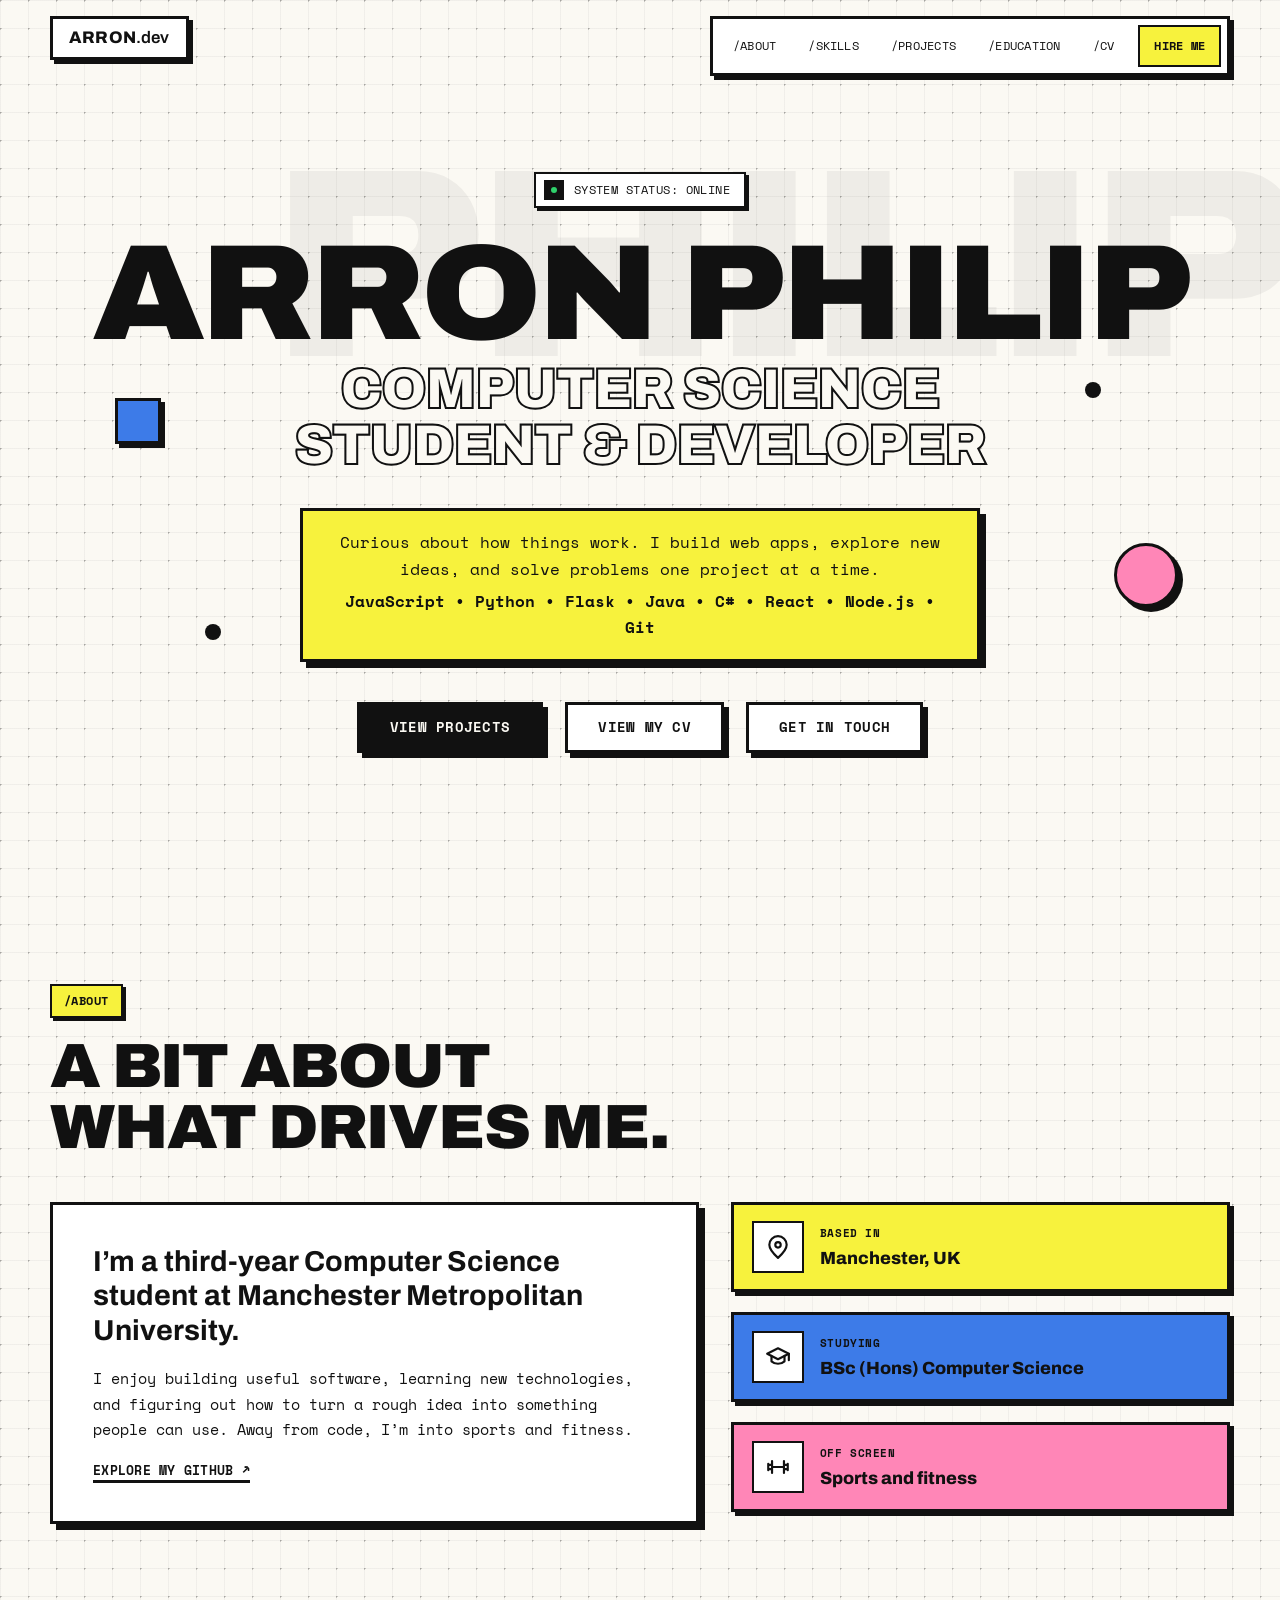
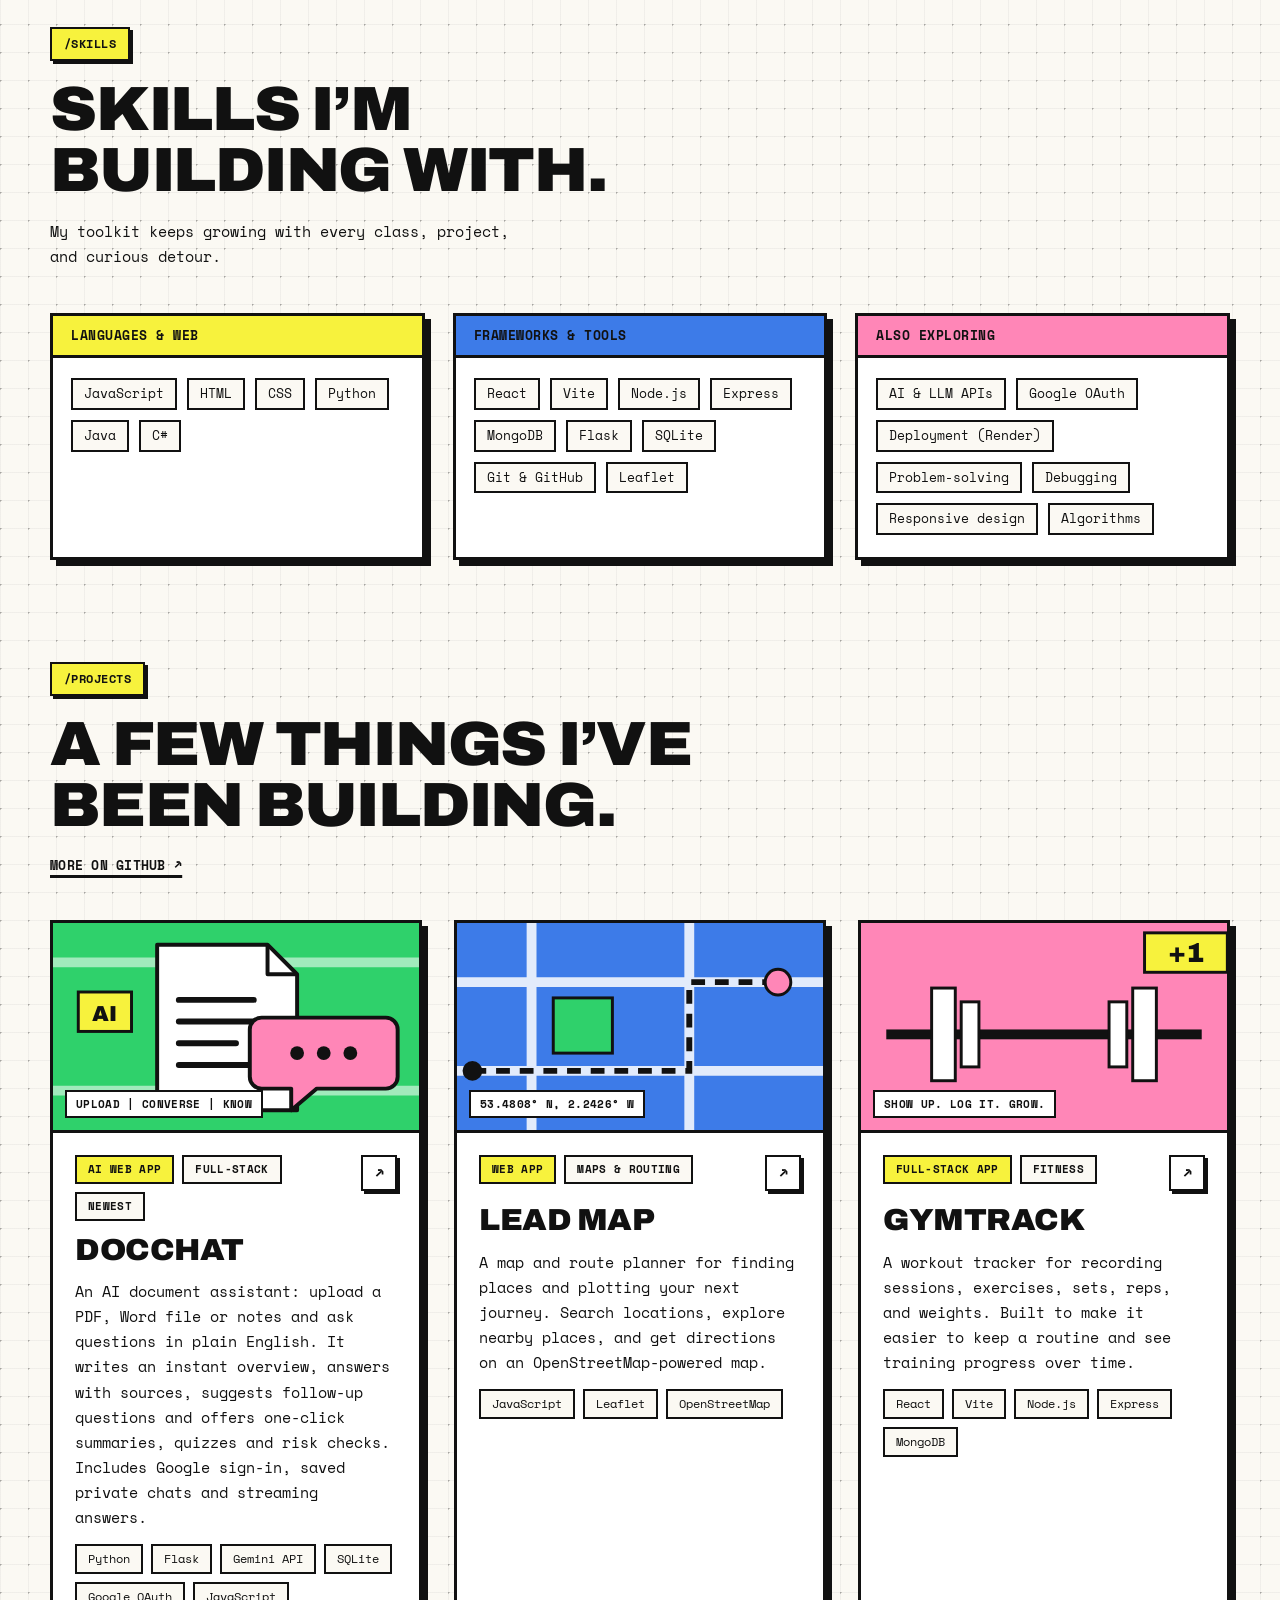
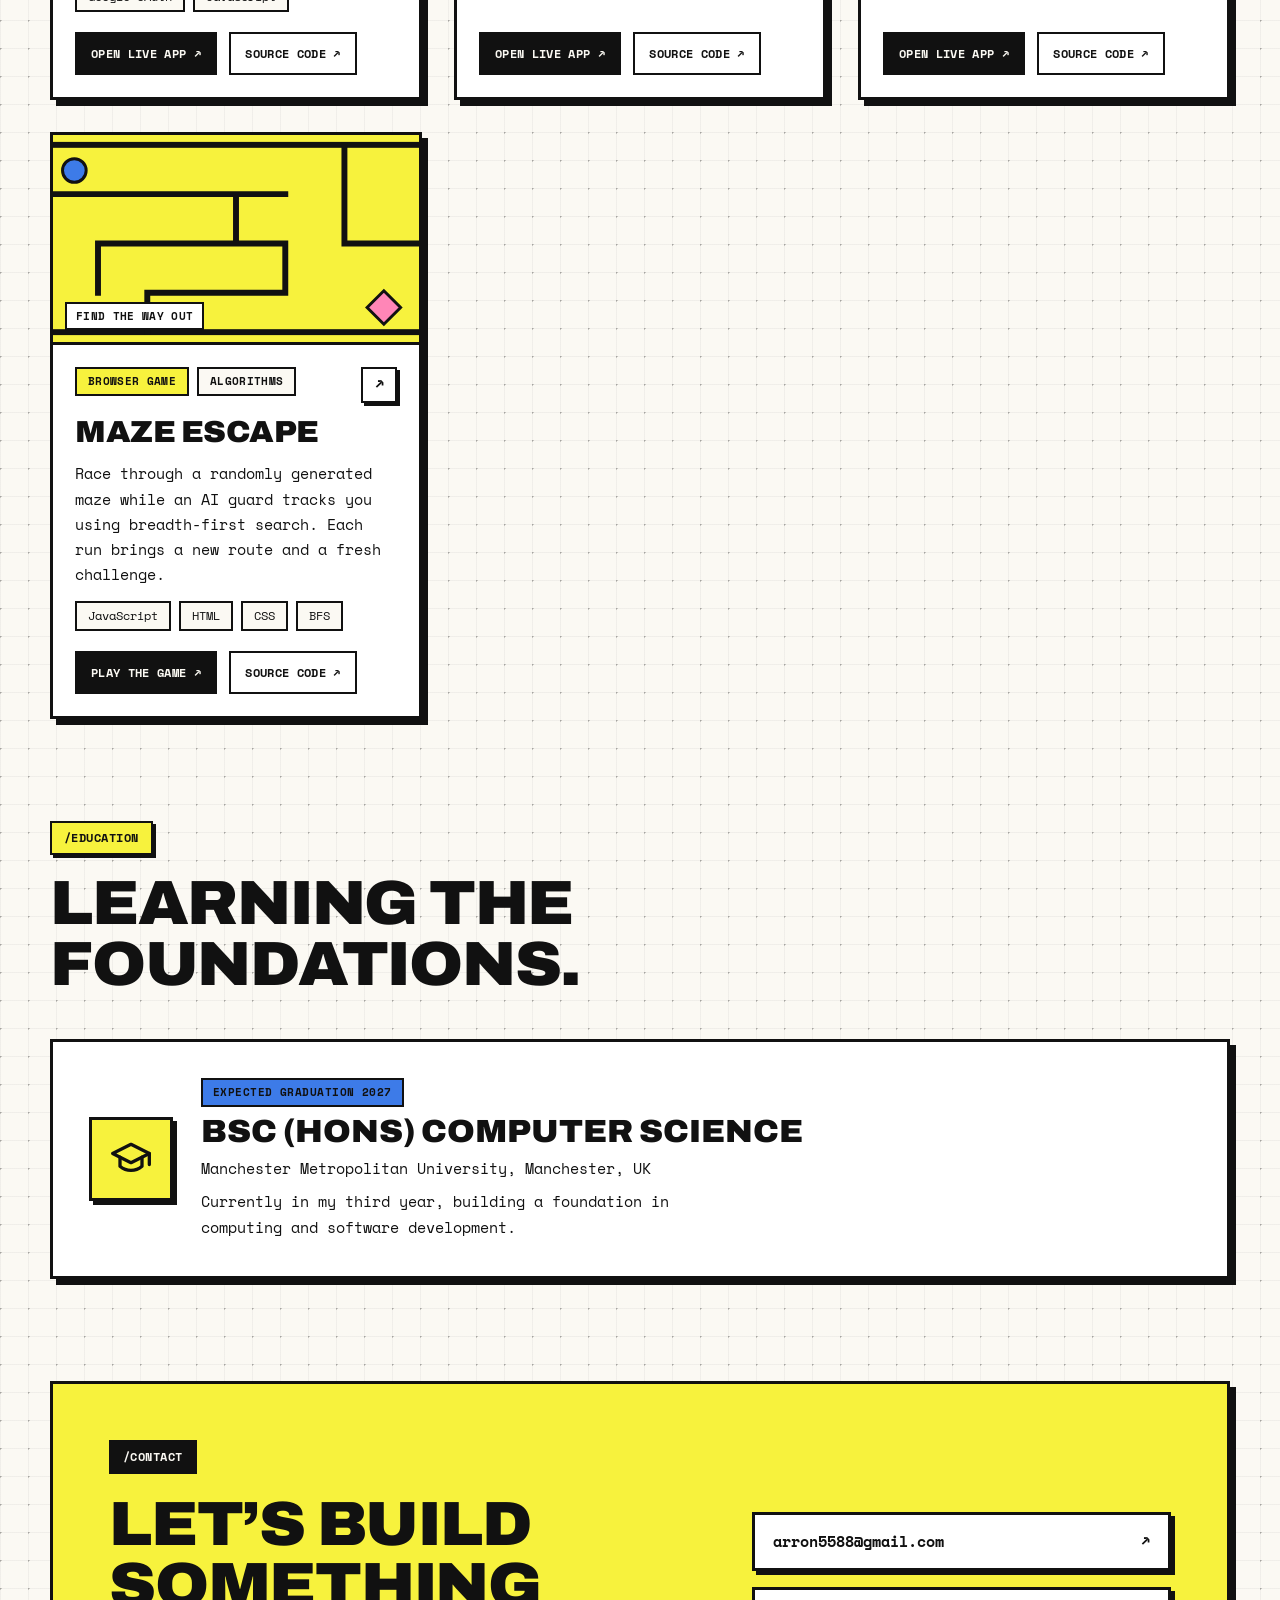
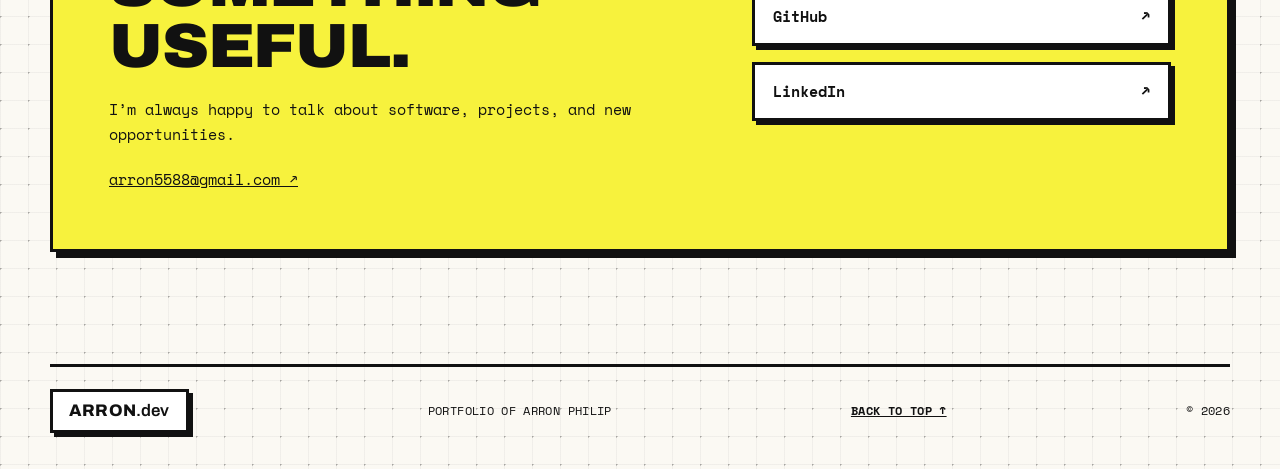
<file: index.html>
<!doctype html>
<html lang="en">
  <head>
    <meta charset="UTF-8" />
    <meta name="viewport" content="width=device-width, initial-scale=1" />
    <meta name="theme-color" content="#fbf9f3" />
    <meta
      name="description"
      content="Arron Philip is a computer science student at Manchester Metropolitan University, building thoughtful web applications and interactive projects."
    />
    <meta property="og:title" content="Arron Philip — Computer Science Student & Developer" />
    <meta
      property="og:description"
      content="Explore the projects and skills of Arron Philip, a Computer Science student at Manchester Metropolitan University."
    />
    <title>Arron Philip — Computer Science Student & Developer</title>
    <link rel="icon" href="./favicon.svg" type="image/svg+xml" />
    <link rel="preconnect" href="https://fonts.googleapis.com" />
    <link rel="preconnect" href="https://fonts.gstatic.com" crossorigin />
    <link
      href="https://fonts.googleapis.com/css2?family=Archivo:wdth,wght@62..125,100..900&family=Space+Mono:wght@400;700&display=swap"
      rel="stylesheet"
    />
    <link rel="stylesheet" href="./styles.css" />
    <script src="./script.js" defer></script>
  </head>
  <body>
    <a class="skip-link" href="#main">Skip to content</a>

    <header class="site-header">
      <nav class="nav shell" aria-label="Main navigation">
        <a class="wordmark" href="#home" aria-label="Arron Philip, home">ARRON<span>.dev</span></a>
        <button
          class="menu-toggle"
          type="button"
          aria-expanded="false"
          aria-controls="nav-links"
          aria-label="Open navigation"
        >
          <span></span><span></span>
        </button>
        <div class="nav-links" id="nav-links">
          <a href="#about">About</a>
          <a href="#skills">Skills</a>
          <a href="#projects">Projects</a>
          <a href="#education">Education</a>
          <a href="./cv.html">CV</a>
          <a class="nav-contact" href="#contact">Hire me</a>
        </div>
      </nav>
    </header>

    <main id="main">
      <section class="hero" id="home" aria-labelledby="hero-title">
        <span class="ghost" aria-hidden="true">PHILIP</span>
        <span class="shape shape-square" aria-hidden="true"></span>
        <span class="shape shape-dot dot-a" aria-hidden="true"></span>
        <span class="shape shape-dot dot-b" aria-hidden="true"></span>
        <span class="shape shape-circle" aria-hidden="true"></span>

        <div class="hero-inner shell">
          <p class="status"><span class="status-dot" aria-hidden="true"></span>System status: online</p>
          <h1 id="hero-title">Arron Philip</h1>
          <p class="hero-role"><span>Computer Science</span><span>Student &amp; Developer</span></p>
          <div class="hero-pitch">
            <p>
              Curious about how things work. I build web apps, explore new ideas, and solve problems
              one project at a time.
            </p>
            <p class="stack">JavaScript • Python • Flask • Java • C# • React • Node.js • Git</p>
          </div>
          <div class="hero-actions">
            <a class="button button-primary" href="#projects">View projects</a>
            <a class="button button-secondary" href="./cv.html">View my CV</a>
            <a class="button button-secondary" href="mailto:arron5588@gmail.com">Get in touch</a>
          </div>
        </div>
      </section>

      <section class="about section shell" id="about" aria-labelledby="about-title">
        <div class="section-heading">
          <p class="label">About</p>
          <h2 id="about-title">A bit about what drives me.</h2>
        </div>
        <div class="about-grid">
          <div class="about-copy card">
            <p class="about-lede">
              I’m a third-year Computer Science student at Manchester Metropolitan University.
            </p>
            <p>
              I enjoy building useful software, learning new technologies, and figuring out how to turn
              a rough idea into something people can use. Away from code, I’m into sports and fitness.
            </p>
            <a class="text-link" href="https://github.com/arronPhilip" target="_blank" rel="noreferrer">
              Explore my GitHub ↗
            </a>
          </div>
          <div class="about-facts">
            <div class="about-fact">
              <span class="fact-icon" aria-hidden="true"><svg viewBox="0 0 24 24"><path d="M20 10c0 5-8 12-8 12S4 15 4 10a8 8 0 1 1 16 0Z"/><circle cx="12" cy="10" r="2.5"/></svg></span>
              <span class="fact-label">Based in</span>
              <span class="fact-value">Manchester, UK</span>
            </div>
            <div class="about-fact">
              <span class="fact-icon" aria-hidden="true"><svg viewBox="0 0 24 24"><path d="m2 9 10-5 10 5-10 5L2 9Z"/><path d="M6 11v5c3.5 3 8.5 3 12 0v-5M22 9v6"/></svg></span>
              <span class="fact-label">Studying</span>
              <span class="fact-value">BSc (Hons) Computer Science</span>
            </div>
            <div class="about-fact">
              <span class="fact-icon" aria-hidden="true"><svg viewBox="0 0 24 24"><path d="M6.5 6.5v11m11-11v11M3 9v6m18-6v6M6.5 12h11M3 10h3.5m11 0H21M3 14h3.5m11 0H21"/></svg></span>
              <span class="fact-label">Off screen</span>
              <span class="fact-value">Sports and fitness</span>
            </div>
          </div>
        </div>
      </section>

      <section class="skills section shell" id="skills" aria-labelledby="skills-title">
        <div class="section-heading">
          <p class="label">Skills</p>
          <h2 id="skills-title">Skills I’m building with.</h2>
          <p class="section-note">My toolkit keeps growing with every class, project, and curious detour.</p>
        </div>
        <div class="skills-grid">
          <div class="skill-group card">
            <h3>Languages &amp; web</h3>
            <ul class="skill-chips">
              <li>JavaScript</li><li>HTML</li><li>CSS</li><li>Python</li><li>Java</li><li>C#</li>
            </ul>
          </div>
          <div class="skill-group card">
            <h3>Frameworks &amp; tools</h3>
            <ul class="skill-chips">
              <li>React</li><li>Vite</li><li>Node.js</li><li>Express</li><li>MongoDB</li>
              <li>Flask</li><li>SQLite</li><li>Git &amp; GitHub</li><li>Leaflet</li>
            </ul>
          </div>
          <div class="skill-group card">
            <h3>Also exploring</h3>
            <ul class="skill-chips">
              <li>AI &amp; LLM APIs</li><li>Google OAuth</li><li>Deployment (Render)</li>
              <li>Problem-solving</li><li>Debugging</li><li>Responsive design</li><li>Algorithms</li>
            </ul>
          </div>
        </div>
      </section>

      <section class="projects section shell" id="projects" aria-labelledby="projects-title">
        <div class="section-heading">
          <p class="label">Projects</p>
          <h2 id="projects-title">A few things I’ve been building.</h2>
          <a class="text-link" href="https://github.com/arronPhilip" target="_blank" rel="noreferrer">
            More on GitHub ↗
          </a>
        </div>

        <div class="project-list">
          <article class="project-card card">
            <div class="project-art" aria-hidden="true">
              <svg viewBox="0 0 400 210" preserveAspectRatio="xMidYMid slice">
                <rect width="400" height="210" fill="#2fd16b" />
                <g stroke="#fff" stroke-width="10" opacity=".55">
                  <path d="M-10 40H410M-10 170H410" />
                </g>
                <path d="M120 22H232L262 52V190H120Z" fill="#fff" stroke="#111" stroke-width="4" stroke-linejoin="round" />
                <path d="M232 22V52H262" fill="none" stroke="#111" stroke-width="4" stroke-linejoin="round" />
                <g stroke="#111" stroke-width="6" stroke-linecap="round">
                  <path d="M142 78H218M142 100H238M142 122H200M142 144H226" />
                </g>
                <path d="M226 96H352a12 12 0 0 1 12 12V156a12 12 0 0 1-12 12H282L256 190V168H226a12 12 0 0 1-12-12V108a12 12 0 0 1 12-12Z" fill="#ff86b7" stroke="#111" stroke-width="4" stroke-linejoin="round" />
                <g fill="#111"><circle cx="262" cy="132" r="7" /><circle cx="289" cy="132" r="7" /><circle cx="316" cy="132" r="7" /></g>
                <rect x="40" y="70" width="54" height="40" fill="#f7f23d" stroke="#111" stroke-width="3" />
                <text x="67" y="99" text-anchor="middle" font-family="Archivo, 'Arial Black', sans-serif" font-weight="900" font-size="22" fill="#111">AI</text>
              </svg>
              <span class="project-art-label">Upload | Converse | Know</span>
            </div>
            <div class="project-info">
              <div class="project-topline">
                <ul class="chip-row" aria-label="Project type">
                  <li>AI web app</li><li>Full-stack</li><li>Newest</li>
                </ul>
                <a
                  class="icon-link"
                  href="https://github.com/arronPhilip/docchat"
                  target="_blank"
                  rel="noreferrer"
                  aria-label="View DocChat source code on GitHub"
                >↗</a>
              </div>
              <h3>DocChat</h3>
              <p>
                An AI document assistant: upload a PDF, Word file or notes and ask questions in plain English.
                It writes an instant overview, answers with sources, suggests follow-up questions and offers
                one-click summaries, quizzes and risk checks. Includes Google sign-in, saved private chats and
                streaming answers.
              </p>
              <ul class="tag-list" aria-label="Technologies used">
                <li>Python</li><li>Flask</li><li>Gemini API</li><li>SQLite</li><li>Google OAuth</li><li>JavaScript</li>
              </ul>
              <div class="project-links">
                <a class="project-link" href="https://docchat-006c.onrender.com/" target="_blank" rel="noreferrer">
                  Open live app ↗
                </a>
                <a class="project-link project-link-secondary" href="https://github.com/arronPhilip/docchat" target="_blank" rel="noreferrer">
                  Source code ↗
                </a>
              </div>
            </div>
          </article>

          <article class="project-card card">
            <div class="project-art" aria-hidden="true">
              <svg viewBox="0 0 400 210" preserveAspectRatio="xMidYMid slice">
                <rect width="400" height="210" fill="#3d7be8" />
                <g stroke="#fff" stroke-width="10" fill="none" opacity=".85">
                  <path d="M-10 150H410M-10 60H410M90 -10V220M250 -10V220" />
                </g>
                <rect x="112" y="76" width="60" height="56" fill="#2fd16b" stroke="#111" stroke-width="3" />
                <path d="M30 150H250V60H340" fill="none" stroke="#111" stroke-width="6" stroke-dasharray="14 10" />
                <circle cx="30" cy="150" r="10" fill="#111" />
                <circle cx="340" cy="60" r="13" fill="#ff86b7" stroke="#111" stroke-width="3" />
              </svg>
              <span class="project-art-label">53.4808° N, 2.2426° W</span>
            </div>
            <div class="project-info">
              <div class="project-topline">
                <ul class="chip-row" aria-label="Project type">
                  <li>Web app</li><li>Maps &amp; routing</li>
                </ul>
                <a
                  class="icon-link"
                  href="https://github.com/arronPhilip/lead-map"
                  target="_blank"
                  rel="noreferrer"
                  aria-label="View Lead Map source code on GitHub"
                >↗</a>
              </div>
              <h3>Lead Map</h3>
              <p>
                A map and route planner for finding places and plotting your next journey. Search
                locations, explore nearby places, and get directions on an OpenStreetMap-powered map.
              </p>
              <ul class="tag-list" aria-label="Technologies used">
                <li>JavaScript</li><li>Leaflet</li><li>OpenStreetMap</li>
              </ul>
              <div class="project-links">
                <a class="project-link" href="https://arronPhilip.github.io/lead-map/" target="_blank" rel="noreferrer">
                  Open live app ↗
                </a>
                <a class="project-link project-link-secondary" href="https://github.com/arronPhilip/lead-map" target="_blank" rel="noreferrer">
                  Source code ↗
                </a>
              </div>
            </div>
          </article>

          <article class="project-card card">
            <div class="project-art" aria-hidden="true">
              <svg viewBox="0 0 400 210" preserveAspectRatio="xMidYMid slice">
                <rect width="400" height="210" fill="#ff86b7" />
                <rect x="40" y="108" width="320" height="10" fill="#111" />
                <g fill="#fff" stroke="#111" stroke-width="3">
                  <rect x="86" y="66" width="24" height="94" />
                  <rect x="116" y="80" width="18" height="66" />
                  <rect x="290" y="66" width="24" height="94" />
                  <rect x="266" y="80" width="18" height="66" />
                </g>
                <rect x="302" y="10" width="84" height="40" fill="#f7f23d" stroke="#111" stroke-width="3" />
                <text x="344" y="40" text-anchor="middle" font-family="Archivo, 'Arial Black', sans-serif" font-weight="900" font-size="28" fill="#111">+1</text>
              </svg>
              <span class="project-art-label">Show up. Log it. Grow.</span>
            </div>
            <div class="project-info">
              <div class="project-topline">
                <ul class="chip-row" aria-label="Project type">
                  <li>Full-stack app</li><li>Fitness</li>
                </ul>
                <a
                  class="icon-link"
                  href="https://github.com/arronPhilip/gym-tracker"
                  target="_blank"
                  rel="noreferrer"
                  aria-label="View GymTrack source code on GitHub"
                >↗</a>
              </div>
              <h3>GymTrack</h3>
              <p>
                A workout tracker for recording sessions, exercises, sets, reps, and weights.
                Built to make it easier to keep a routine and see training progress over time.
              </p>
              <ul class="tag-list" aria-label="Technologies used">
                <li>React</li><li>Vite</li><li>Node.js</li><li>Express</li><li>MongoDB</li>
              </ul>
              <div class="project-links">
                <a class="project-link" href="https://gymtrack-arron.onrender.com/" target="_blank" rel="noreferrer">
                  Open live app ↗
                </a>
                <a class="project-link project-link-secondary" href="https://github.com/arronPhilip/gym-tracker" target="_blank" rel="noreferrer">
                  Source code ↗
                </a>
              </div>
            </div>
          </article>

          <article class="project-card card">
            <div class="project-art" aria-hidden="true">
              <svg viewBox="0 0 400 210" preserveAspectRatio="xMidYMid slice">
                <rect width="400" height="210" fill="#f7f23d" />
                <rect x="10" y="10" width="380" height="190" fill="none" stroke="#111" stroke-width="6" />
                <path d="M10 60H250M310 10V110M310 110H390M60 110H250M250 110V160M110 160H250M110 160V200M60 110V160M200 60V110" fill="none" stroke="#111" stroke-width="6" stroke-linecap="square" />
                <circle cx="36" cy="36" r="12" fill="#3d7be8" stroke="#111" stroke-width="3" />
                <polygon points="350,158 367,175 350,192 333,175" fill="#ff86b7" stroke="#111" stroke-width="3" />
              </svg>
              <span class="project-art-label">Find the way out</span>
            </div>
            <div class="project-info">
              <div class="project-topline">
                <ul class="chip-row" aria-label="Project type">
                  <li>Browser game</li><li>Algorithms</li>
                </ul>
                <a
                  class="icon-link"
                  href="https://github.com/arronPhilip/Maze_Escape"
                  target="_blank"
                  rel="noreferrer"
                  aria-label="View Maze Escape source code on GitHub"
                >↗</a>
              </div>
              <h3>Maze Escape</h3>
              <p>
                Race through a randomly generated maze while an AI guard tracks you using
                breadth-first search. Each run brings a new route and a fresh challenge.
              </p>
              <ul class="tag-list" aria-label="Technologies used">
                <li>JavaScript</li><li>HTML</li><li>CSS</li><li>BFS</li>
              </ul>
              <div class="project-links">
                <a class="project-link" href="https://arronPhilip.github.io/Maze_Escape/" target="_blank" rel="noreferrer">
                  Play the game ↗
                </a>
                <a class="project-link project-link-secondary" href="https://github.com/arronPhilip/Maze_Escape" target="_blank" rel="noreferrer">
                  Source code ↗
                </a>
              </div>
            </div>
          </article>
        </div>
      </section>

      <section class="education section shell" id="education" aria-labelledby="education-title">
        <div class="section-heading">
          <p class="label">Education</p>
          <h2 id="education-title">Learning the foundations.</h2>
        </div>
        <div class="education-card card">
          <span class="education-icon" aria-hidden="true">
            <svg viewBox="0 0 24 24">
              <path d="m2 9 10-5 10 5-10 5L2 9Z" />
              <path d="M6 11v5c3.5 3 8.5 3 12 0v-5M22 9v6" />
            </svg>
          </span>
          <div class="education-body">
            <span class="card-kicker">Expected graduation 2027</span>
            <h3>BSc (Hons) Computer Science</h3>
            <p>Manchester Metropolitan University, Manchester, UK</p>
            <p class="education-detail">Currently in my third year, building a foundation in computing and software development.</p>
          </div>
        </div>
      </section>

      <section class="contact section shell" id="contact" aria-labelledby="contact-title">
        <div class="contact-card card">
          <div class="contact-content">
            <p class="label">Contact</p>
            <h2 id="contact-title">Let’s build something useful.</h2>
            <p>I’m always happy to talk about software, projects, and new opportunities.</p>

<a href="https://mail.google.com/mail/u/0/?view=cm&fs=1&to=arron5588%40gmail.com" target="_blank" rel="noopener noreferrer">
    arron5588@gmail.com <span aria-hidden="true">↗</span>
</a>

          </div>
          <div class="contact-details">


<a href="https://mail.google.com/mail/?view=cm&fs=1&to=arron5588@gmail.com">
    arron5588@gmail.com <span aria-hidden="true">↗</span>
</a>


            <a href="https://github.com/arronPhilip" target="_blank" rel="noreferrer">GitHub <span aria-hidden="true">↗</span></a>
            <a href="https://www.linkedin.com/in/arron-phlilp/" target="_blank" rel="noreferrer">LinkedIn <span aria-hidden="true">↗</span></a>
          </div>
        </div>
      </section>
    </main>

    <footer class="site-footer shell">
      <a class="wordmark" href="#home" aria-label="Back to top">ARRON<span>.dev</span></a>
      <p>Portfolio of Arron Philip</p>
      <a class="back-to-top" href="#home">Back to top ↑</a>
      <span class="footer-year">© <span id="year"></span></span>
    </footer>
  </body>
</html>
</file>
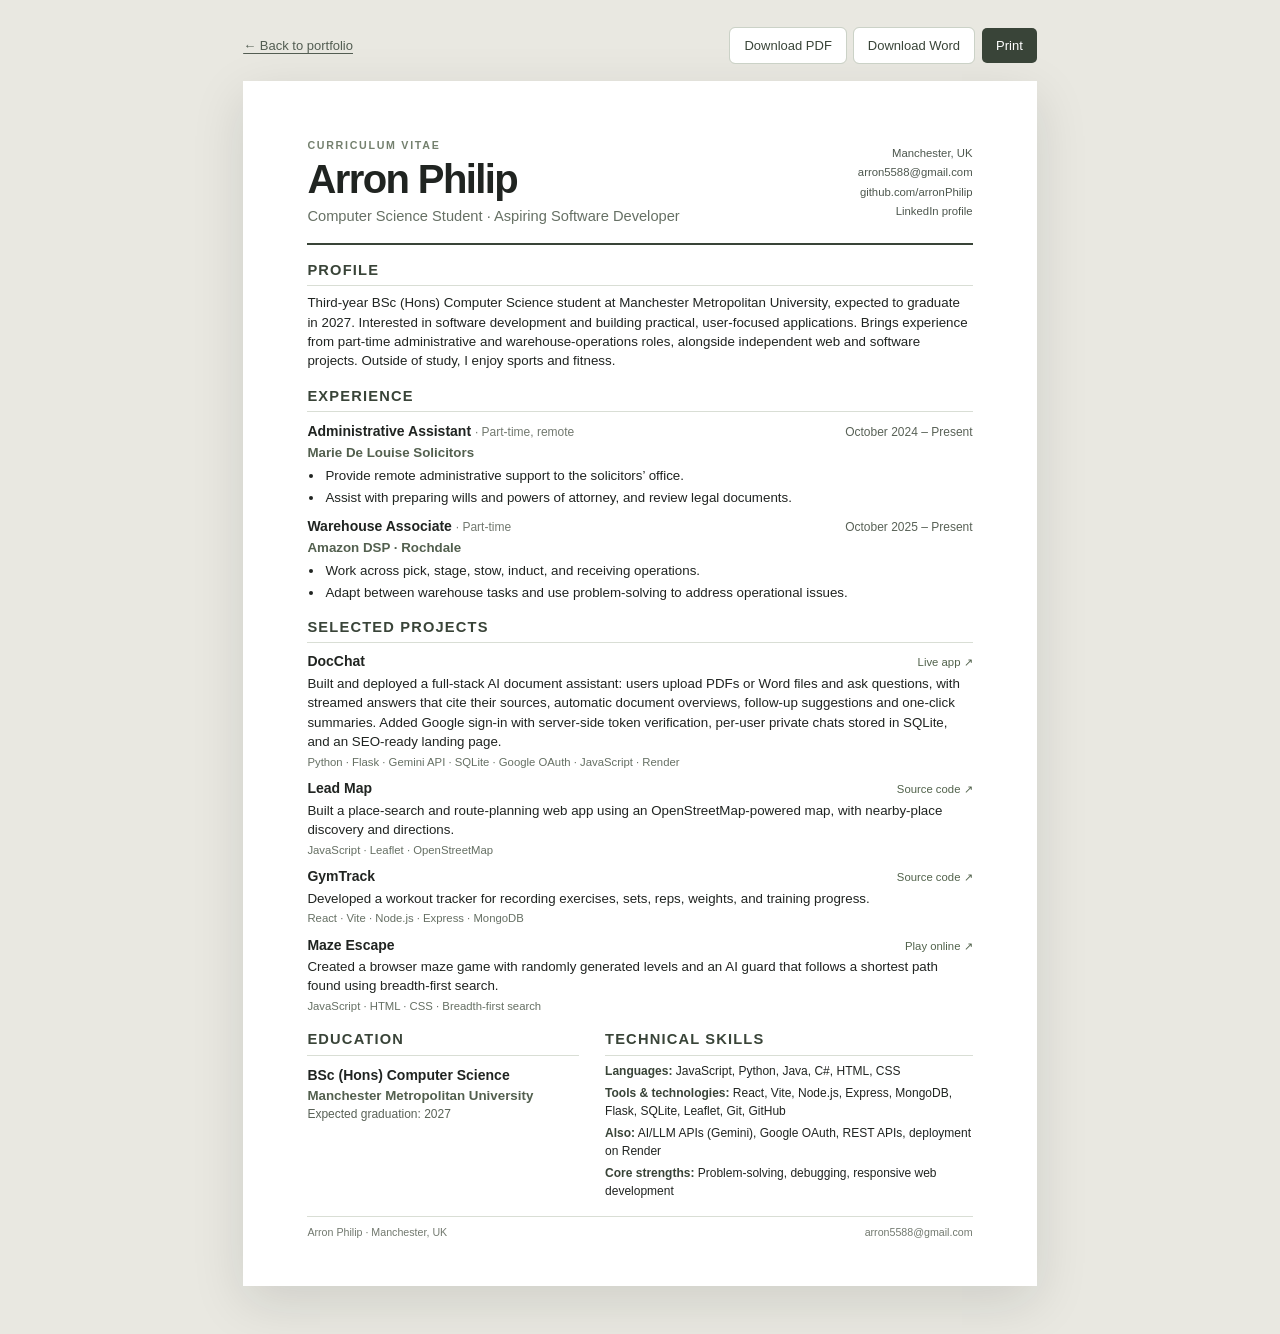
<file: cv.html>
<!doctype html>
<html lang="en">
  <head>
    <meta charset="UTF-8" />
    <meta name="viewport" content="width=device-width, initial-scale=1" />
    <meta name="theme-color" content="#fbf9f3" />
    <meta
      name="description"
      content="CV of Arron Philip, Computer Science student at Manchester Metropolitan University."
    />
    <title>CV — Arron Philip</title>
    <link rel="stylesheet" href="./cv.css" />
  </head>
  <body>
    <div class="cv-actions">
      <a href="./index.html">← Back to portfolio</a>
      <div class="cv-downloads">
        <a class="download-link" href="./Arron_Philip_CV.pdf" download>Download PDF</a>
        <a class="download-link" href="./Arron_Philip_CV.docx" download>Download Word</a>
        <button type="button" onclick="window.print()">Print</button>
      </div>
    </div>

    <main class="cv-page">
      <header class="cv-header">
        <div>
          <p class="cv-kicker">CURRICULUM VITAE</p>
          <h1>Arron Philip</h1>
          <p class="cv-role">Computer Science Student · Aspiring Software Developer</p>
        </div>
        <address class="cv-contact">
          <span>Manchester, UK</span>
          <a href="mailto:arron5588@gmail.com">arron5588@gmail.com</a>
          <a href="https://github.com/arronPhilip">github.com/arronPhilip</a>
          <a href="https://www.linkedin.com/in/arron-phlilp/">LinkedIn profile</a>
        </address>
      </header>

      <section class="cv-section" aria-labelledby="profile-title">
        <h2 id="profile-title">Profile</h2>
        <p>
          Third-year BSc (Hons) Computer Science student at Manchester Metropolitan University,
          expected to graduate in 2027. Interested in software development and building practical,
          user-focused applications. Brings experience from part-time administrative and
          warehouse-operations roles, alongside independent web and software projects. Outside of
          study, I enjoy sports and fitness.
        </p>
      </section>

      <section class="cv-section" aria-labelledby="experience-title">
        <h2 id="experience-title">Experience</h2>
        <article class="cv-entry">
          <div class="entry-heading">
            <div>
              <h3>Administrative Assistant <span class="employment-type">· Part-time, remote</span></h3>
              <p class="entry-employer">Marie De Louise Solicitors</p>
            </div>
            <p class="entry-date">October 2024 – Present</p>
          </div>
          <ul class="entry-list">
            <li>Provide remote administrative support to the solicitors’ office.</li>
            <li>Assist with preparing wills and powers of attorney, and review legal documents.</li>
          </ul>
        </article>

        <article class="cv-entry">
          <div class="entry-heading">
            <div>
              <h3>Warehouse Associate <span class="employment-type">· Part-time</span></h3>
              <p class="entry-employer">Amazon DSP · Rochdale</p>
            </div>
            <p class="entry-date">October 2025 – Present</p>
          </div>
          <ul class="entry-list">
            <li>Work across pick, stage, stow, induct, and receiving operations.</li>
            <li>Adapt between warehouse tasks and use problem-solving to address operational issues.</li>
          </ul>
        </article>
      </section>

      <section class="cv-section" aria-labelledby="projects-title">
        <h2 id="projects-title">Selected Projects</h2>
        <article class="cv-entry project-entry">
          <div class="entry-heading">
            <h3>DocChat</h3>
            <a class="entry-link" href="https://docchat-006c.onrender.com/">Live app ↗</a>
          </div>
          <p>
            Built and deployed a full-stack AI document assistant: users upload PDFs or Word files and ask
            questions, with streamed answers that cite their sources, automatic document overviews,
            follow-up suggestions and one-click summaries. Added Google sign-in with server-side token
            verification, per-user private chats stored in SQLite, and an SEO-ready landing page.
          </p>
          <p class="entry-tech">Python · Flask · Gemini API · SQLite · Google OAuth · JavaScript · Render</p>
        </article>

        <article class="cv-entry project-entry">
          <div class="entry-heading">
            <h3>Lead Map</h3>
            <a class="entry-link" href="https://github.com/arronPhilip/lead-map">Source code ↗</a>
          </div>
          <p>
            Built a place-search and route-planning web app using an OpenStreetMap-powered map,
            with nearby-place discovery and directions.
          </p>
          <p class="entry-tech">JavaScript · Leaflet · OpenStreetMap</p>
        </article>

        <article class="cv-entry project-entry">
          <div class="entry-heading">
            <h3>GymTrack</h3>
            <a class="entry-link" href="https://github.com/arronPhilip/gym-tracker">Source code ↗</a>
          </div>
          <p>
            Developed a workout tracker for recording exercises, sets, reps, weights, and training progress.
          </p>
          <p class="entry-tech">React · Vite · Node.js · Express · MongoDB</p>
        </article>

        <article class="cv-entry project-entry">
          <div class="entry-heading">
            <h3>Maze Escape</h3>
            <a class="entry-link" href="https://arronPhilip.github.io/Maze_Escape/">Play online ↗</a>
          </div>
          <p>
            Created a browser maze game with randomly generated levels and an AI guard that follows
            a shortest path found using breadth-first search.
          </p>
          <p class="entry-tech">JavaScript · HTML · CSS · Breadth-first search</p>
        </article>
      </section>

      <section class="cv-section cv-columns">
        <div>
          <h2 id="education-title">Education</h2>
          <article class="cv-entry">
            <h3>BSc (Hons) Computer Science</h3>
            <p class="entry-employer">Manchester Metropolitan University</p>
            <p class="entry-date">Expected graduation: 2027</p>
          </article>
        </div>
        <div>
          <h2 id="skills-title">Technical Skills</h2>
          <p><strong>Languages:</strong> JavaScript, Python, Java, C#, HTML, CSS</p>
          <p><strong>Tools &amp; technologies:</strong> React, Vite, Node.js, Express, MongoDB, Flask, SQLite, Leaflet, Git, GitHub</p>
          <p><strong>Also:</strong> AI/LLM APIs (Gemini), Google OAuth, REST APIs, deployment on Render</p>
          <p><strong>Core strengths:</strong> Problem-solving, debugging, responsive web development</p>
        </div>
      </section>

      <footer class="cv-footer">
        <span>Arron Philip · Manchester, UK</span>
        <a href="mailto:arron5588@gmail.com">arron5588@gmail.com</a>
      </footer>
    </main>
  </body>
</html>
</file>
<file: styles.css>
/* ---------- Tokens ---------- */
:root {
  --ink: #111;
  --paper: #fbf9f3;
  --white: #fff;
  --yellow: #f7f23d;
  --blue: #3d7be8;
  --pink: #ff86b7;
  --green: #2fd16b;

  --border: 3px solid var(--ink);
  --shadow: 6px 6px 0 var(--ink);
  --shadow-sm: 4px 4px 0 var(--ink);

  --font-display: "Archivo", "Arial Black", Impact, sans-serif;
  --font-mono: "Space Mono", ui-monospace, "SFMono-Regular", Menlo, Consolas, monospace;
}

/* ---------- Base ---------- */
*,
*::before,
*::after {
  box-sizing: border-box;
}

html {
  scroll-behavior: smooth;
  scroll-padding-top: 100px;
}

body {
  margin: 0;
  background-color: var(--paper);
  background-image:
    linear-gradient(to right, rgba(17, 17, 17, 0.045) 1px, transparent 1px),
    linear-gradient(to bottom, rgba(17, 17, 17, 0.045) 1px, transparent 1px),
    radial-gradient(circle at 0 0, rgba(17, 17, 17, 0.3) 1.4px, transparent 1.9px);
  background-size: 28px 28px;
  color: var(--ink);
  font: 400 0.95rem/1.65 var(--font-mono);
  -webkit-font-smoothing: antialiased;
}

h1,
h2,
h3,
p,
ul {
  margin: 0;
}

ul {
  padding: 0;
  list-style: none;
}

a {
  color: inherit;
}

svg {
  display: block;
}

.shell {
  width: min(1180px, 100% - 40px);
  margin-inline: auto;
}

:focus-visible {
  outline: 3px solid var(--blue);
  outline-offset: 3px;
}

.skip-link {
  position: absolute;
  left: 16px;
  top: -80px;
  z-index: 100;
  padding: 10px 16px;
  background: var(--ink);
  color: var(--paper);
  font-weight: 700;
  text-decoration: none;
}

.skip-link:focus {
  top: 16px;
}

/* ---------- Shared pieces ---------- */
.card {
  background: var(--white);
  border: var(--border);
  box-shadow: var(--shadow);
}

.label {
  display: inline-block;
  padding: 5px 12px;
  background: var(--yellow);
  border: 2px solid var(--ink);
  box-shadow: 3px 3px 0 var(--ink);
  font-size: 0.75rem;
  font-weight: 700;
  letter-spacing: 0.04em;
  text-transform: uppercase;
}

.label::before {
  content: "/";
}

.section {
  padding: clamp(56px, 8vw, 104px) 0 0;
}

.section-heading {
  display: flex;
  flex-direction: column;
  align-items: flex-start;
  gap: 18px;
  margin-bottom: clamp(28px, 4vw, 44px);
}

.section-heading h2,
.contact-content h2 {
  max-width: 20ch;
  font: 900 clamp(2rem, 5.2vw, 3.9rem) / 0.98 var(--font-display);
  font-stretch: 105%;
  letter-spacing: -0.02em;
  text-transform: uppercase;
  text-wrap: balance;
}

.section-note {
  max-width: 52ch;
}

.text-link {
  font-weight: 700;
  text-transform: uppercase;
  font-size: 0.82rem;
  letter-spacing: 0.02em;
  text-decoration: underline;
  text-decoration-thickness: 3px;
  text-underline-offset: 5px;
}

.text-link:hover {
  background: var(--yellow);
}

.button {
  display: inline-flex;
  align-items: center;
  justify-content: center;
  padding: 16px 30px;
  border: var(--border);
  box-shadow: 5px 5px 0 var(--ink);
  font: 700 0.85rem/1 var(--font-mono);
  letter-spacing: 0.02em;
  text-transform: uppercase;
  text-decoration: none;
  transition: transform 0.12s ease, box-shadow 0.12s ease;
}

.button:hover {
  transform: translate(-3px, -3px);
  box-shadow: 8px 8px 0 var(--ink);
}

.button:active {
  transform: translate(3px, 3px);
  box-shadow: 2px 2px 0 var(--ink);
}

.button-primary {
  background: var(--ink);
  color: var(--paper);
}

.button-secondary {
  background: var(--white);
  color: var(--ink);
}

/* ---------- Header ---------- */
.site-header {
  position: sticky;
  top: 0;
  z-index: 50;
  padding-top: 16px;
  pointer-events: none;
}

.nav {
  position: relative;
  display: flex;
  align-items: flex-start;
  justify-content: space-between;
  gap: 16px;
}

.nav > * {
  pointer-events: auto;
}

.wordmark {
  display: inline-block;
  padding: 9px 16px;
  background: var(--white);
  border: var(--border);
  box-shadow: var(--shadow-sm);
  font: 800 1.05rem/1.2 var(--font-display);
  letter-spacing: 0.01em;
  text-decoration: none;
}

.wordmark span {
  font-weight: 600;
  text-transform: lowercase;
}

.nav-links {
  display: flex;
  align-items: center;
  gap: 4px;
  padding: 6px;
  background: var(--white);
  border: var(--border);
  box-shadow: var(--shadow-sm);
}

.nav-links a {
  padding: 9px 14px;
  font-size: 0.75rem;
  font-weight: 400;
  letter-spacing: 0.02em;
  text-transform: uppercase;
  text-decoration: none;
}

.nav-links a::before {
  content: "/";
}

.nav-links a:hover {
  background: var(--yellow);
}

.nav-links .nav-contact {
  margin-left: 6px;
  background: var(--yellow);
  border: 2px solid var(--ink);
  font-weight: 700;
}

.nav-links .nav-contact::before {
  content: none;
}

.nav-links .nav-contact:hover {
  background: var(--ink);
  color: var(--yellow);
}

.menu-toggle {
  display: none;
  width: 52px;
  height: 52px;
  padding: 0;
  flex-direction: column;
  align-items: center;
  justify-content: center;
  gap: 6px;
  background: var(--white);
  border: var(--border);
  box-shadow: var(--shadow-sm);
  cursor: pointer;
}

.menu-toggle span {
  display: block;
  width: 22px;
  height: 3px;
  background: var(--ink);
  transition: transform 0.15s ease;
}

.menu-toggle[aria-expanded="true"] span:first-child {
  transform: translateY(4.5px) rotate(45deg);
}

.menu-toggle[aria-expanded="true"] span:last-child {
  transform: translateY(-4.5px) rotate(-45deg);
}

/* ---------- Hero ---------- */
.hero {
  position: relative;
  overflow: hidden;
  padding: clamp(48px, 8vw, 96px) 0 clamp(72px, 10vw, 128px);
  text-align: center;
}

.ghost {
  position: absolute;
  top: 56px;
  right: -1vw;
  font: 900 clamp(6rem, 21vw, 17rem) / 1 var(--font-display);
  font-stretch: 112%;
  letter-spacing: -0.03em;
  white-space: nowrap;
  color: rgba(17, 17, 17, 0.05);
  pointer-events: none;
  user-select: none;
}

.hero-inner {
  position: relative;
  z-index: 2;
  display: flex;
  flex-direction: column;
  align-items: center;
}

.status {
  display: inline-flex;
  align-items: center;
  gap: 10px;
  padding: 6px 14px 6px 8px;
  background: var(--white);
  border: 2px solid var(--ink);
  box-shadow: 3px 3px 0 var(--ink);
  font-size: 0.72rem;
  letter-spacing: 0.04em;
  text-transform: uppercase;
}

.status-dot {
  position: relative;
  width: 20px;
  height: 20px;
  background: var(--ink);
}

.status-dot::after {
  content: "";
  position: absolute;
  inset: 7px;
  border-radius: 50%;
  background: var(--green);
}

.hero h1 {
  margin-top: 26px;
  font: 900 clamp(2.9rem, 10.6vw, 8.6rem) / 0.88 var(--font-display);
  font-stretch: 108%;
  letter-spacing: -0.025em;
  text-transform: uppercase;
}

.hero-role {
  display: flex;
  flex-direction: column;
  margin-top: 8px;
  font: 800 clamp(1.35rem, 5vw, 3.4rem) / 1.02 var(--font-display);
  letter-spacing: 0;
  text-transform: uppercase;
  color: var(--paper);
  -webkit-text-stroke: max(3px, 0.075em) var(--ink);
  paint-order: stroke fill;
}

.hero-pitch {
  width: min(680px, 100%);
  margin-top: 36px;
  padding: 18px 26px;
  background: var(--yellow);
  border: var(--border);
  box-shadow: var(--shadow);
  font-size: clamp(0.88rem, 2vw, 1rem);
}

.hero-pitch .stack {
  margin-top: 6px;
  font-weight: 700;
}

.hero-actions {
  display: flex;
  flex-wrap: wrap;
  justify-content: center;
  gap: 22px;
  margin-top: 40px;
}

/* floating shapes */
.shape {
  position: absolute;
  z-index: 1;
  animation: pop 0.5s cubic-bezier(0.3, 1.6, 0.5, 1) both;
}

.shape-square {
  left: 9%;
  top: 40%;
  width: 46px;
  height: 46px;
  background: var(--blue);
  border: var(--border);
  box-shadow: var(--shadow-sm);
  animation-delay: 0.15s;
}

.shape-circle {
  right: 8%;
  top: 58%;
  width: 64px;
  height: 64px;
  background: var(--pink);
  border: var(--border);
  border-radius: 50%;
  box-shadow: 5px 5px 0 var(--ink);
  animation-delay: 0.3s;
}

.shape-dot {
  width: 16px;
  height: 16px;
  background: var(--ink);
  border-radius: 50%;
}

.dot-a {
  right: 14%;
  top: 38%;
  animation-delay: 0.45s;
}

.dot-b {
  left: 16%;
  top: 68%;
  animation-delay: 0.6s;
}

@keyframes pop {
  from {
    transform: scale(0) rotate(-25deg);
  }
  to {
    transform: none;
  }
}

/* ---------- About ---------- */
.about-grid {
  display: grid;
  grid-template-columns: 1.3fr 1fr;
  gap: 32px;
  align-items: start;
}

.about-copy {
  display: flex;
  flex-direction: column;
  align-items: flex-start;
  gap: 18px;
  padding: clamp(24px, 3.5vw, 40px);
}

.about-lede {
  font: 700 clamp(1.3rem, 2.4vw, 1.8rem) / 1.2 var(--font-display);
}

.about-facts {
  display: grid;
  gap: 20px;
}

.about-fact {
  display: grid;
  grid-template-columns: 52px 1fr;
  column-gap: 16px;
  align-items: center;
  padding: 16px 18px;
  border: var(--border);
  box-shadow: var(--shadow-sm);
}

.about-fact:nth-child(1) {
  background: var(--yellow);
}

.about-fact:nth-child(2) {
  background: var(--blue);
}

.about-fact:nth-child(3) {
  background: var(--pink);
}

.fact-icon {
  grid-row: span 2;
  display: grid;
  place-items: center;
  width: 52px;
  height: 52px;
  background: var(--white);
  border: 2px solid var(--ink);
}

.fact-icon svg {
  width: 26px;
  height: 26px;
  fill: none;
  stroke: var(--ink);
  stroke-width: 2;
  stroke-linecap: round;
  stroke-linejoin: round;
}

.fact-label {
  font-size: 0.7rem;
  font-weight: 700;
  letter-spacing: 0.05em;
  text-transform: uppercase;
}

.fact-value {
  font: 800 1.1rem/1.25 var(--font-display);
}

/* ---------- Skills ---------- */
.skills-grid {
  display: grid;
  grid-template-columns: repeat(3, 1fr);
  gap: 28px;
}

.skill-group h3 {
  padding: 12px 18px;
  border-bottom: var(--border);
  font: 700 0.8rem/1.2 var(--font-mono);
  letter-spacing: 0.04em;
  text-transform: uppercase;
}

.skill-group:nth-child(1) h3 {
  background: var(--yellow);
}

.skill-group:nth-child(2) h3 {
  background: var(--blue);
}

.skill-group:nth-child(3) h3 {
  background: var(--pink);
}

.skill-chips {
  display: flex;
  flex-wrap: wrap;
  gap: 10px;
  padding: 20px 18px 22px;
}

.skill-chips li,
.tag-list li,
.chip-row li {
  padding: 4px 11px;
  background: var(--paper);
  border: 2px solid var(--ink);
  font-size: 0.82rem;
  line-height: 1.5;
}

/* ---------- Projects ---------- */
.project-list {
  display: grid;
  grid-template-columns: repeat(auto-fit, minmax(300px, 1fr));
  gap: 32px;
}

.project-card {
  display: flex;
  flex-direction: column;
}

.project-art {
  position: relative;
  height: 210px;
  overflow: hidden;
  border-bottom: var(--border);
}

.project-art svg {
  width: 100%;
  height: 100%;
}

.project-art-label {
  position: absolute;
  left: 12px;
  bottom: 12px;
  padding: 3px 9px;
  background: var(--white);
  border: 2px solid var(--ink);
  font-size: 0.7rem;
  font-weight: 700;
  letter-spacing: 0.03em;
  text-transform: uppercase;
}

.project-info {
  display: flex;
  flex: 1;
  flex-direction: column;
  gap: 14px;
  padding: 22px;
}

.project-topline {
  display: flex;
  align-items: flex-start;
  justify-content: space-between;
  gap: 12px;
}

.chip-row {
  display: flex;
  flex-wrap: wrap;
  gap: 8px;
}

.chip-row li {
  font-size: 0.7rem;
  font-weight: 700;
  letter-spacing: 0.03em;
  text-transform: uppercase;
}

.chip-row li:first-child {
  background: var(--yellow);
}

.icon-link {
  display: grid;
  flex: none;
  place-items: center;
  width: 36px;
  height: 36px;
  background: var(--white);
  border: 2px solid var(--ink);
  box-shadow: 3px 3px 0 var(--ink);
  font-weight: 700;
  text-decoration: none;
  transition: transform 0.12s ease, box-shadow 0.12s ease;
}

.icon-link:hover {
  background: var(--yellow);
  transform: translate(-2px, -2px);
  box-shadow: 5px 5px 0 var(--ink);
}

.project-info h3 {
  font: 900 1.9rem / 1 var(--font-display);
  font-stretch: 105%;
  letter-spacing: -0.015em;
  text-transform: uppercase;
}

.tag-list {
  display: flex;
  flex-wrap: wrap;
  gap: 8px;
}

.tag-list li {
  font-size: 0.75rem;
}

.project-links {
  display: flex;
  flex-wrap: wrap;
  gap: 12px;
  margin-top: auto;
  padding-top: 6px;
}

.project-link {
  padding: 10px 14px;
  background: var(--ink);
  border: 2px solid var(--ink);
  color: var(--paper);
  font-size: 0.72rem;
  font-weight: 700;
  letter-spacing: 0.03em;
  text-transform: uppercase;
  text-decoration: none;
  transition: transform 0.12s ease, box-shadow 0.12s ease;
}

.project-link-secondary {
  background: var(--white);
  color: var(--ink);
}

.project-link:hover {
  transform: translate(-2px, -2px);
  box-shadow: 4px 4px 0 var(--ink);
}

.project-link-secondary:hover {
  background: var(--yellow);
}

/* ---------- Education ---------- */
.education-card {
  display: flex;
  align-items: center;
  gap: 28px;
  padding: clamp(22px, 3.5vw, 36px);
}

.education-icon {
  display: grid;
  flex: none;
  place-items: center;
  width: 84px;
  height: 84px;
  background: var(--yellow);
  border: var(--border);
  box-shadow: var(--shadow-sm);
}

.education-icon svg {
  width: 44px;
  height: 44px;
  fill: none;
  stroke: var(--ink);
  stroke-width: 1.8;
  stroke-linecap: round;
  stroke-linejoin: round;
}

.education-body {
  display: flex;
  flex-direction: column;
  align-items: flex-start;
  gap: 8px;
}

.card-kicker {
  padding: 3px 10px;
  background: var(--blue);
  border: 2px solid var(--ink);
  font-size: 0.7rem;
  font-weight: 700;
  letter-spacing: 0.04em;
  text-transform: uppercase;
}

.education-body h3 {
  font: 900 clamp(1.4rem, 3vw, 2rem) / 1.05 var(--font-display);
  font-stretch: 105%;
  text-transform: uppercase;
}

.education-detail {
  max-width: 60ch;
}

/* ---------- Contact ---------- */
.contact-card {
  display: grid;
  grid-template-columns: 1.4fr 1fr;
  gap: clamp(28px, 5vw, 56px);
  align-items: center;
  padding: clamp(26px, 5vw, 56px);
  background: var(--yellow);
}

.contact-content {
  display: flex;
  flex-direction: column;
  align-items: flex-start;
  gap: 20px;
}

.contact-content .label {
  background: var(--ink);
  color: var(--paper);
  box-shadow: none;
}

.contact-content .button {
  margin-top: 8px;
}

.contact-details {
  display: grid;
  gap: 16px;
}

.contact-details a {
  display: flex;
  align-items: center;
  justify-content: space-between;
  gap: 12px;
  padding: 14px 18px;
  background: var(--white);
  border: var(--border);
  box-shadow: var(--shadow-sm);
  font-weight: 700;
  overflow-wrap: anywhere;
  text-decoration: none;
  transition: transform 0.12s ease, box-shadow 0.12s ease;
}

.contact-details a:hover {
  transform: translate(-3px, -3px);
  box-shadow: 7px 7px 0 var(--ink);
}

/* ---------- Footer ---------- */
.site-footer {
  display: flex;
  flex-wrap: wrap;
  align-items: center;
  justify-content: space-between;
  gap: 14px 28px;
  margin-top: clamp(64px, 9vw, 112px);
  padding: 22px 0 36px;
  border-top: var(--border);
  font-size: 0.75rem;
  letter-spacing: 0.03em;
  text-transform: uppercase;
}

.back-to-top {
  font-weight: 700;
}

.back-to-top:hover {
  background: var(--yellow);
}

/* ---------- Responsive ---------- */
@media (max-width: 1000px) {
  .skills-grid {
    grid-template-columns: 1fr;
  }

  .about-grid,
  .contact-card {
    grid-template-columns: 1fr;
  }
}

@media (max-width: 860px) {
  .menu-toggle {
    display: flex;
  }

  .nav-links {
    position: absolute;
    top: calc(100% + 10px);
    right: 0;
    display: none;
    flex-direction: column;
    align-items: stretch;
    width: min(280px, 100%);
    pointer-events: auto;
  }

  .nav-links.is-open {
    display: flex;
  }

  .nav-links a {
    padding: 12px 14px;
  }

  .nav-links .nav-contact {
    margin: 6px 0 0;
    text-align: center;
  }
}

@media (max-width: 760px) {
  .dot-a,
  .dot-b {
    display: none;
  }

  .shape-square {
    left: 5%;
    top: auto;
    bottom: 28px;
    width: 34px;
    height: 34px;
  }

  .shape-circle {
    right: 5%;
    top: auto;
    bottom: 28px;
    width: 46px;
    height: 46px;
  }

  .hero-actions {
    flex-direction: column;
    align-items: stretch;
    width: min(320px, 100%);
  }

  .education-card {
    flex-direction: column;
    align-items: flex-start;
  }
}

@media (prefers-reduced-motion: reduce) {
  html {
    scroll-behavior: auto;
  }

  .shape {
    animation: none;
  }

  .button,
  .icon-link,
  .project-link,
  .contact-details a,
  .menu-toggle span {
    transition: none;
  }
}
</file>
<file: cv.css>
:root {
  color-scheme: light;
  font-family: Arial, Helvetica, sans-serif;
  color: #202421;
  background: #e9e8e1;
  font-synthesis: none;
  text-rendering: optimizeLegibility;
  -webkit-font-smoothing: antialiased;
  -moz-osx-font-smoothing: grayscale;
}

* { box-sizing: border-box; }
body { margin: 0; padding: 28px 18px 48px; }
a { color: inherit; }
.cv-actions { display: flex; width: min(210mm, 100%); justify-content: space-between; align-items: center; gap: 12px; margin: 0 auto 18px; font-size: 13px; }
.cv-actions a { color: #535d52; text-decoration-thickness: 1px; text-underline-offset: 3px; }
.cv-downloads { display: flex; flex-wrap: wrap; align-items: center; gap: 8px; }
.cv-actions button, .cv-actions .download-link { display: inline-flex; align-items: center; justify-content: center; padding: 10px 14px; border: 0; border-radius: 5px; background: #394438; color: #fff; font: inherit; text-decoration: none; cursor: pointer; }
.cv-actions .download-link { background: #fff; color: #394438; outline: 1px solid #cbd2c7; }
.cv-page { width: min(210mm, 100%); min-height: 297mm; margin: 0 auto; padding: 15mm 17mm 12mm; background: #fff; box-shadow: 0 16px 50px rgb(20 26 21 / 12%); font-size: 10pt; line-height: 1.46; }
.cv-header { display: flex; align-items: flex-start; justify-content: space-between; gap: 24px; padding-bottom: 15px; border-bottom: 2px solid #394438; }
.cv-kicker { margin: 0 0 5px; color: #74806e; font-size: 8pt; font-weight: 700; letter-spacing: .16em; }
.cv-header h1 { margin: 0; font-size: 30pt; line-height: 1.05; letter-spacing: -.04em; }
.cv-role { margin: 6px 0 0; color: #667064; font-size: 11pt; }
.cv-contact { display: grid; gap: 3px; padding-top: 7px; color: #4d574e; font-size: 8.5pt; font-style: normal; text-align: right; }
.cv-contact a { text-decoration: none; }
.cv-section { margin-top: 15px; }
.cv-section h2 { margin: 0 0 7px; padding-bottom: 4px; border-bottom: 1px solid #d9ded5; color: #394438; font-size: 11pt; letter-spacing: .08em; text-transform: uppercase; }
.cv-section > p { margin: 0; }
.cv-entry { margin-top: 9px; }
.entry-heading { display: flex; justify-content: space-between; align-items: baseline; gap: 16px; }
.entry-heading h3, .cv-entry h3 { margin: 0; font-size: 10.5pt; }
.employment-type { color: #72796f; font-size: 9pt; font-weight: 400; }
.entry-employer { margin: 1px 0 0; color: #53604f; font-weight: 700; }
.entry-date { margin: 0; color: #596257; font-size: 9pt; white-space: nowrap; }
.entry-description { margin: 4px 0 0; }
.entry-list { margin: 4px 0 0; padding-left: 17px; }
.entry-list li { margin-top: 2px; padding-left: 1px; }
.project-entry { margin-top: 8px; }
.project-entry p { margin: 2px 0 0; }
.entry-link { color: #52634c; font-size: 8.5pt; text-decoration: none; white-space: nowrap; }
.entry-tech { color: #667064; font-size: 8.5pt; }
.cv-columns { display: grid; grid-template-columns: .85fr 1.15fr; gap: 26px; }
.cv-columns > div > p { margin: 5px 0 0; font-size: 9pt; }
.cv-columns strong { color: #394438; }
.cv-footer { display: flex; justify-content: space-between; gap: 12px; margin-top: 16px; padding-top: 8px; border-top: 1px solid #d9ded5; color: #72796f; font-size: 8pt; }
.cv-footer a { text-decoration: none; }

@media (max-width: 640px) {
  body { padding: 14px 10px 28px; }
  .cv-actions { align-items: flex-start; flex-direction: column; }
  .cv-downloads { width: 100%; }
  .cv-actions button, .cv-actions .download-link { padding-inline: 10px; font-size: 12px; }
  .cv-page { min-height: auto; padding: 26px 22px; font-size: 9.5pt; }
  .cv-header { flex-direction: column; gap: 12px; }
  .cv-contact { text-align: left; }
  .entry-heading { align-items: flex-start; }
  .cv-columns { grid-template-columns: 1fr; gap: 14px; }
}

@page { size: A4; margin: 0; }
@media print {
  :root { background: #fff; }
  body { padding: 0; }
  .cv-actions { display: none; }
  .cv-page { width: 210mm; min-height: 297mm; margin: 0; padding: 13mm 16mm 11mm; box-shadow: none; font-size: 9.2pt; line-height: 1.35; }
  .cv-section { margin-top: 12px; }
  .cv-entry { margin-top: 7px; }
  .project-entry { margin-top: 6px; }
  a { color: inherit; }
}
</file>
